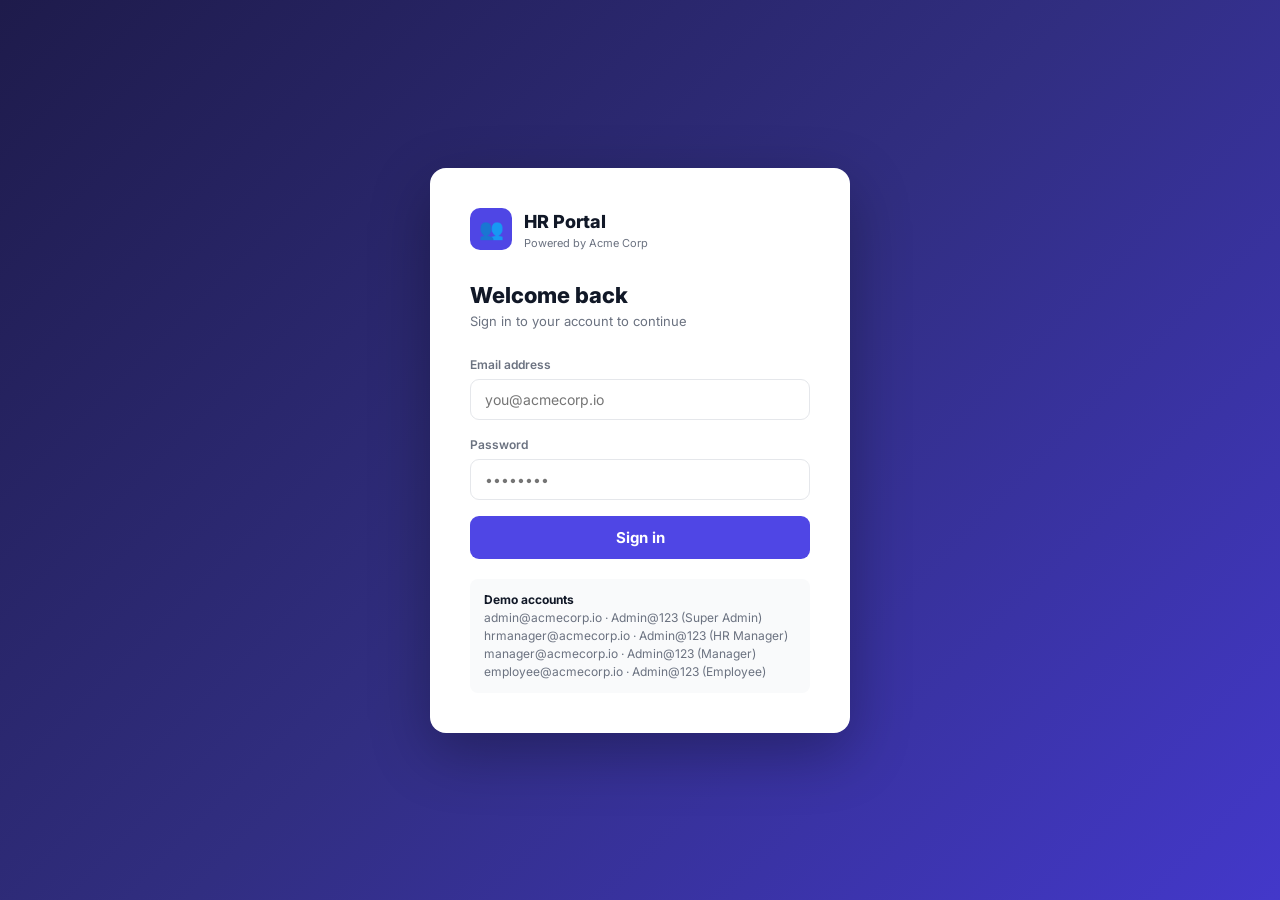
<file: frontend/index.html>
<!DOCTYPE html>
<html lang="en">
<head>
  <meta charset="UTF-8" />
  <meta name="viewport" content="width=device-width, initial-scale=1.0" />
  <title>HR Portal — Login</title>
  <link rel="preconnect" href="https://fonts.googleapis.com" />
  <link href="https://fonts.googleapis.com/css2?family=Inter:wght@400;500;600;700;800&display=swap" rel="stylesheet" />
  <link rel="stylesheet" href="css/style.css" />
</head>
<body>
<div class="login-page">
  <div class="login-card">
    <div class="login-logo">
      <div class="logo-icon">👥</div>
      <div>
        <div style="font-size:18px;font-weight:800;">HR Portal</div>
        <div style="font-size:11px;color:var(--text-muted);">Powered by Acme Corp</div>
      </div>
    </div>

    <h1 class="login-title">Welcome back</h1>
    <p class="login-sub">Sign in to your account to continue</p>

    <div id="login-error" class="login-error"></div>

    <form id="login-form" autocomplete="off">
      <label class="login-label" for="email">Email address</label>
      <input class="login-input" type="email" id="email" placeholder="you@acmecorp.io" required autocomplete="email" />

      <label class="login-label" for="password">Password</label>
      <input class="login-input" type="password" id="password" placeholder="••••••••" required autocomplete="current-password" />

      <button class="login-btn" type="submit" id="login-btn">
        <span id="btn-text">Sign in</span>
      </button>
    </form>

    <div class="demo-creds">
      <strong>Demo accounts</strong><br />
      admin@acmecorp.io · Admin@123 (Super Admin)<br />
      hrmanager@acmecorp.io · Admin@123 (HR Manager)<br />
      manager@acmecorp.io · Admin@123 (Manager)<br />
      employee@acmecorp.io · Admin@123 (Employee)
    </div>
  </div>
</div>

<script>
  const API = '/api';

  // Redirect if already logged in
  if (localStorage.getItem('hr_access_token')) {
    window.location.href = '/dashboard.html';
  }

  document.getElementById('login-form').addEventListener('submit', async (e) => {
    e.preventDefault();
    const errEl = document.getElementById('login-error');
    const btn   = document.getElementById('login-btn');
    const text  = document.getElementById('btn-text');
    errEl.style.display = 'none';
    btn.disabled = true;
    text.textContent = 'Signing in…';

    const email    = document.getElementById('email').value.trim();
    const password = document.getElementById('password').value;

    try {
      const res  = await fetch(`${API}/auth/login`, {
        method:  'POST',
        headers: { 'Content-Type': 'application/json' },
        body:    JSON.stringify({ email, password }),
      });
      const json = await res.json();
      if (!json.success) throw new Error(json.message);

      const { access_token, refresh_token, user, permissions } = json.data;
      localStorage.setItem('hr_access_token',  access_token);
      localStorage.setItem('hr_refresh_token', refresh_token);
      localStorage.setItem('hr_user',          JSON.stringify(user));
      localStorage.setItem('hr_permissions',   JSON.stringify(permissions));

      window.location.href = '/dashboard.html';
    } catch (err) {
      errEl.textContent    = err.message || 'Login failed. Please try again.';
      errEl.style.display  = 'block';
      btn.disabled = false;
      text.textContent = 'Sign in';
    }
  });
</script>
</body>
</html>
</file>
<file: frontend/css/style.css>
/* ── Design tokens ───────────────────────────────────────────────────────── */
:root {
  --primary:     #4f46e5;
  --primary-h:   #4338ca;
  --primary-lt:  #eef2ff;
  --accent:      #06b6d4;
  --success:     #10b981;
  --warning:     #f59e0b;
  --danger:      #ef4444;
  --text:        #111827;
  --text-muted:  #6b7280;
  --border:      #e5e7eb;
  --bg:          #f9fafb;
  --surface:     #ffffff;
  --sidebar-w:   240px;
  --topbar-h:    60px;
  --radius:      10px;
  --shadow:      0 1px 3px rgba(0,0,0,.08), 0 1px 2px rgba(0,0,0,.04);
  --shadow-md:   0 4px 12px rgba(0,0,0,.1);
}

/* ── Reset ───────────────────────────────────────────────────────────────── */
*, *::before, *::after { box-sizing: border-box; margin: 0; padding: 0; }
body { font-family: 'Inter', system-ui, sans-serif; background: var(--bg); color: var(--text); font-size: 14px; line-height: 1.5; }
a { color: inherit; text-decoration: none; }
button { cursor: pointer; font-family: inherit; }
input, select, textarea { font-family: inherit; }

/* ── App shell ───────────────────────────────────────────────────────────── */
.app-shell { display: flex; min-height: 100vh; }

/* ── Sidebar ─────────────────────────────────────────────────────────────── */
.sidebar {
  width: var(--sidebar-w);
  background: #1e1b4b;
  color: #c7d2fe;
  display: flex;
  flex-direction: column;
  position: fixed;
  top: 0; left: 0; bottom: 0;
  z-index: 100;
  overflow-y: auto;
}
.sidebar-logo {
  display: flex; align-items: center; gap: 10px;
  padding: 20px 18px;
  border-bottom: 1px solid rgba(255,255,255,.08);
}
.sidebar-logo .logo-icon {
  width: 32px; height: 32px; background: var(--primary);
  border-radius: 8px; display: grid; place-items: center; font-size: 16px; color: #fff;
}
.sidebar-logo .logo-text { font-size: 15px; font-weight: 700; color: #fff; }
.sidebar-logo .logo-sub  { font-size: 11px; color: #a5b4fc; }

.sidebar-nav { padding: 12px 0; flex: 1; }
.nav-section-label {
  font-size: 10px; font-weight: 600; text-transform: uppercase;
  letter-spacing: .08em; color: #6366f1; padding: 14px 18px 6px;
}
.nav-item {
  display: flex; align-items: center; gap: 10px;
  padding: 9px 18px; border-radius: 0;
  color: #c7d2fe; font-size: 13.5px; font-weight: 500;
  transition: background .15s, color .15s;
  cursor: pointer; border: none; background: none; width: 100%; text-align: left;
}
.nav-item:hover { background: rgba(255,255,255,.07); color: #fff; }
.nav-item.active { background: rgba(99,102,241,.25); color: #fff; border-right: 3px solid var(--primary); }
.nav-item svg { opacity: .75; flex-shrink: 0; }
.nav-item.active svg { opacity: 1; }

.sidebar-footer {
  padding: 12px;
  border-top: 1px solid rgba(255,255,255,.08);
}
.user-card {
  display: flex; align-items: center; gap: 10px;
  padding: 10px 8px; border-radius: 8px;
}
.user-avatar {
  width: 34px; height: 34px; border-radius: 50%;
  background: var(--primary); color: #fff;
  display: grid; place-items: center; font-size: 12px; font-weight: 700;
  flex-shrink: 0;
}
.user-info .user-name  { font-size: 13px; font-weight: 600; color: #fff; }
.user-info .user-role  { font-size: 11px; color: #a5b4fc; }
.btn-logout {
  margin-top: 6px; width: 100%;
  padding: 7px; border: 1px solid rgba(255,255,255,.12);
  border-radius: 7px; background: none; color: #c7d2fe;
  font-size: 12px; transition: background .15s;
}
.btn-logout:hover { background: rgba(255,255,255,.08); color: #fff; }

/* ── Topbar ───────────────────────────────────────────────────────────────── */
.topbar {
  position: fixed; top: 0; left: var(--sidebar-w); right: 0;
  height: var(--topbar-h); background: var(--surface);
  border-bottom: 1px solid var(--border);
  display: flex; align-items: center; justify-content: space-between;
  padding: 0 24px; z-index: 90;
}
.topbar-left { display: flex; align-items: center; gap: 12px; }
.page-title  { font-size: 18px; font-weight: 700; color: var(--text); }
.page-sub    { font-size: 12px; color: var(--text-muted); }
.topbar-right { display: flex; align-items: center; gap: 12px; }

/* ── Main content ────────────────────────────────────────────────────────── */
.main-content {
  margin-left: var(--sidebar-w);
  padding-top: var(--topbar-h);
  min-height: 100vh;
  background: var(--bg);
}
.page-body { padding: 24px; }

/* ── Stats cards ─────────────────────────────────────────────────────────── */
.stat-grid { display: grid; grid-template-columns: repeat(auto-fill, minmax(200px, 1fr)); gap: 16px; margin-bottom: 24px; }
.stat-card {
  background: var(--surface); border-radius: var(--radius);
  padding: 20px; box-shadow: var(--shadow);
  display: flex; align-items: flex-start; gap: 14px;
}
.stat-icon {
  width: 44px; height: 44px; border-radius: 10px;
  display: grid; place-items: center; flex-shrink: 0; font-size: 20px;
}
.stat-icon.blue   { background: #eff6ff; color: #3b82f6; }
.stat-icon.green  { background: #f0fdf4; color: var(--success); }
.stat-icon.yellow { background: #fffbeb; color: var(--warning); }
.stat-icon.purple { background: var(--primary-lt); color: var(--primary); }
.stat-icon.red    { background: #fef2f2; color: var(--danger); }
.stat-value { font-size: 26px; font-weight: 700; line-height: 1; }
.stat-label { font-size: 12px; color: var(--text-muted); margin-top: 2px; }

/* ── Table card ──────────────────────────────────────────────────────────── */
.card {
  background: var(--surface); border-radius: var(--radius);
  box-shadow: var(--shadow); overflow: hidden; margin-bottom: 24px;
}
.card-header {
  display: flex; align-items: center; justify-content: space-between;
  padding: 16px 20px; border-bottom: 1px solid var(--border);
}
.card-title { font-size: 15px; font-weight: 600; }
.card-actions { display: flex; gap: 10px; align-items: center; }

.search-box {
  display: flex; align-items: center; gap: 8px;
  border: 1px solid var(--border); border-radius: 8px; padding: 0 12px;
  background: var(--bg); height: 36px;
}
.search-box input { border: none; background: none; outline: none; font-size: 13px; width: 200px; }
.search-box svg { color: var(--text-muted); flex-shrink: 0; }

select.filter-select {
  height: 36px; padding: 0 10px; border: 1px solid var(--border);
  border-radius: 8px; background: var(--bg); color: var(--text);
  font-size: 13px; outline: none;
}

/* ── Data table ──────────────────────────────────────────────────────────── */
.data-table { width: 100%; border-collapse: collapse; }
.data-table th {
  text-align: left; padding: 10px 16px; font-size: 11px;
  font-weight: 600; text-transform: uppercase; letter-spacing: .04em;
  color: var(--text-muted); background: var(--bg);
  border-bottom: 1px solid var(--border);
}
.data-table td {
  padding: 12px 16px; font-size: 13.5px;
  border-bottom: 1px solid var(--border);
}
.data-table tbody tr:hover { background: #f8f9ff; }
.data-table tbody tr:last-child td { border-bottom: none; }

.avatar-cell { display: flex; align-items: center; gap: 10px; }
.table-avatar {
  width: 32px; height: 32px; border-radius: 50%;
  background: var(--primary-lt); color: var(--primary);
  display: grid; place-items: center; font-size: 11px; font-weight: 700; flex-shrink: 0;
}
.emp-name { font-weight: 600; }
.emp-id   { font-size: 11px; color: var(--text-muted); }

/* ── Badges ──────────────────────────────────────────────────────────────── */
.badge {
  display: inline-flex; align-items: center; gap: 4px;
  padding: 2px 9px; border-radius: 20px; font-size: 11.5px; font-weight: 600;
}
.badge-active   { background: #dcfce7; color: #166534; }
.badge-inactive { background: #f3f4f6; color: #4b5563; }
.badge-leave    { background: #fef9c3; color: #854d0e; }
.badge-ft       { background: #eff6ff; color: #1d4ed8; }
.badge-pt       { background: #fdf4ff; color: #7e22ce; }
.badge-contract { background: #fff7ed; color: #9a3412; }
.badge-intern   { background: #ecfdf5; color: #065f46; }

/* ── Buttons ─────────────────────────────────────────────────────────────── */
.btn {
  display: inline-flex; align-items: center; gap: 6px;
  padding: 8px 16px; border-radius: 8px; font-size: 13px; font-weight: 600;
  border: none; transition: background .15s, transform .1s;
}
.btn:active { transform: scale(.97); }
.btn-primary  { background: var(--primary); color: #fff; }
.btn-primary:hover { background: var(--primary-h); }
.btn-danger   { background: var(--danger); color: #fff; }
.btn-danger:hover { background: #dc2626; }
.btn-ghost    { background: transparent; border: 1px solid var(--border); color: var(--text); }
.btn-ghost:hover { background: var(--bg); }
.btn-icon     { padding: 7px; border-radius: 7px; background: var(--bg); border: 1px solid var(--border); color: var(--text-muted); }
.btn-icon:hover { color: var(--primary); border-color: var(--primary); background: var(--primary-lt); }
.btn-sm { padding: 5px 12px; font-size: 12px; }

/* ── Modal ───────────────────────────────────────────────────────────────── */
.modal-backdrop {
  position: fixed; inset: 0; background: rgba(0,0,0,.45);
  display: none; align-items: center; justify-content: center; z-index: 200;
}
.modal-backdrop.open { display: flex; }
.modal {
  background: var(--surface); border-radius: 14px;
  width: 100%; max-width: 580px; max-height: 90vh;
  overflow-y: auto; box-shadow: var(--shadow-md);
  animation: slideUp .2s ease;
}
.modal-lg { max-width: 760px; }
@keyframes slideUp { from { transform: translateY(20px); opacity: 0; } to { transform: translateY(0); opacity: 1; } }
.modal-header {
  display: flex; align-items: center; justify-content: space-between;
  padding: 18px 22px; border-bottom: 1px solid var(--border);
}
.modal-title { font-size: 16px; font-weight: 700; }
.modal-close { background: none; border: none; font-size: 20px; color: var(--text-muted); line-height: 1; }
.modal-body  { padding: 22px; }
.modal-footer {
  display: flex; justify-content: flex-end; gap: 10px;
  padding: 16px 22px; border-top: 1px solid var(--border);
}

/* ── Form elements ───────────────────────────────────────────────────────── */
.form-grid { display: grid; grid-template-columns: 1fr 1fr; gap: 16px; }
.form-grid.col-3 { grid-template-columns: 1fr 1fr 1fr; }
.form-group { display: flex; flex-direction: column; gap: 5px; }
.form-group.full { grid-column: 1 / -1; }
.form-label { font-size: 12px; font-weight: 600; color: var(--text-muted); }
.form-control {
  padding: 9px 12px; border: 1.5px solid var(--border); border-radius: 8px;
  font-size: 13.5px; outline: none; transition: border-color .15s;
  background: var(--surface);
}
.form-control:focus { border-color: var(--primary); box-shadow: 0 0 0 3px rgba(79,70,229,.1); }
.form-hint { font-size: 11px; color: var(--text-muted); }
.form-error { font-size: 11px; color: var(--danger); }

/* ── Employee profile ────────────────────────────────────────────────────── */
.profile-header {
  background: linear-gradient(135deg, #1e1b4b, #312e81);
  border-radius: var(--radius); padding: 30px; color: #fff;
  display: flex; align-items: center; gap: 22px; margin-bottom: 20px;
}
.profile-avatar {
  width: 80px; height: 80px; border-radius: 50%;
  background: rgba(255,255,255,.15); color: #fff;
  display: grid; place-items: center; font-size: 28px; font-weight: 700;
  flex-shrink: 0;
}
.profile-name       { font-size: 22px; font-weight: 700; }
.profile-sub        { font-size: 13px; color: rgba(255,255,255,.7); margin-top: 2px; }
.profile-badges     { display: flex; gap: 8px; margin-top: 10px; flex-wrap: wrap; }
.profile-badge {
  padding: 3px 12px; border-radius: 20px; font-size: 12px; font-weight: 600;
  background: rgba(255,255,255,.15); color: #fff;
}

.info-grid { display: grid; grid-template-columns: 1fr 1fr; gap: 16px; }
.info-card { background: var(--surface); border-radius: var(--radius); box-shadow: var(--shadow); overflow: hidden; }
.info-card-header {
  padding: 12px 18px; background: var(--bg);
  border-bottom: 1px solid var(--border);
  font-size: 12px; font-weight: 700; text-transform: uppercase;
  letter-spacing: .05em; color: var(--text-muted);
}
.info-card-body { padding: 16px 18px; }
.info-row { display: flex; justify-content: space-between; align-items: flex-start; padding: 7px 0; border-bottom: 1px solid var(--border); gap: 12px; }
.info-row:last-child { border-bottom: none; }
.info-label { font-size: 12px; color: var(--text-muted); flex-shrink: 0; }
.info-value { font-size: 13px; font-weight: 500; text-align: right; word-break: break-word; }

.skill-tags { display: flex; flex-wrap: wrap; gap: 6px; }
.skill-tag {
  padding: 3px 10px; background: var(--primary-lt); color: var(--primary);
  border-radius: 20px; font-size: 12px; font-weight: 500;
}

/* ── Toast ───────────────────────────────────────────────────────────────── */
#toast-container { position: fixed; bottom: 24px; right: 24px; display: flex; flex-direction: column; gap: 8px; z-index: 999; }
.toast {
  padding: 12px 18px; border-radius: 10px; font-size: 13.5px; font-weight: 500;
  box-shadow: var(--shadow-md); display: flex; align-items: center; gap: 10px;
  animation: fadeIn .25s ease; min-width: 260px;
}
.toast-success { background: #052e16; color: #bbf7d0; border-left: 4px solid var(--success); }
.toast-error   { background: #450a0a; color: #fecaca; border-left: 4px solid var(--danger); }
.toast-info    { background: #1e1b4b; color: #c7d2fe; border-left: 4px solid var(--primary); }
@keyframes fadeIn { from { opacity: 0; transform: translateX(20px); } to { opacity: 1; transform: translateX(0); } }

/* ── Loading ─────────────────────────────────────────────────────────────── */
.spinner { width: 24px; height: 24px; border: 3px solid var(--border); border-top-color: var(--primary); border-radius: 50%; animation: spin .6s linear infinite; }
@keyframes spin { to { transform: rotate(360deg); } }
.loading-overlay { display: flex; align-items: center; justify-content: center; padding: 48px; flex-direction: column; gap: 12px; color: var(--text-muted); }

/* ── Empty state ─────────────────────────────────────────────────────────── */
.empty-state { text-align: center; padding: 48px 24px; color: var(--text-muted); }
.empty-icon  { font-size: 40px; margin-bottom: 12px; opacity: .5; }
.empty-text  { font-size: 14px; }

/* ── Permission badge ────────────────────────────────────────────────────── */
.perm-cell { display: flex; gap: 4px; flex-wrap: wrap; }
.perm-dot {
  width: 20px; height: 20px; border-radius: 4px; font-size: 9px; font-weight: 700;
  display: grid; place-items: center;
}
.perm-dot.on  { background: #dcfce7; color: #166534; }
.perm-dot.off { background: #f3f4f6; color: #9ca3af; }

/* ── Responsive ──────────────────────────────────────────────────────────── */
@media (max-width: 768px) {
  .sidebar { transform: translateX(-100%); transition: transform .25s; }
  .sidebar.open { transform: translateX(0); }
  .main-content { margin-left: 0; }
  .topbar { left: 0; }
  .form-grid { grid-template-columns: 1fr; }
  .info-grid { grid-template-columns: 1fr; }
  .stat-grid { grid-template-columns: 1fr 1fr; }
}

/* ── Login page ──────────────────────────────────────────────────────────── */
.login-page {
  min-height: 100vh; display: flex; align-items: center; justify-content: center;
  background: linear-gradient(135deg, #1e1b4b 0%, #312e81 50%, #4338ca 100%);
}
.login-card {
  background: var(--surface); border-radius: 16px; padding: 40px;
  width: 100%; max-width: 420px; box-shadow: 0 20px 60px rgba(0,0,0,.3);
}
.login-logo { display: flex; align-items: center; gap: 12px; margin-bottom: 28px; }
.login-logo .logo-icon { width: 42px; height: 42px; background: var(--primary); border-radius: 10px; display: grid; place-items: center; font-size: 20px; color: #fff; }
.login-title { font-size: 22px; font-weight: 800; }
.login-sub   { font-size: 13px; color: var(--text-muted); margin-bottom: 24px; }
.login-label { font-size: 12px; font-weight: 600; color: var(--text-muted); margin-bottom: 5px; display: block; }
.login-input {
  width: 100%; padding: 11px 14px; border: 1.5px solid var(--border);
  border-radius: 9px; font-size: 14px; outline: none; margin-bottom: 16px;
  transition: border-color .15s;
}
.login-input:focus { border-color: var(--primary); box-shadow: 0 0 0 3px rgba(79,70,229,.1); }
.login-btn {
  width: 100%; padding: 12px; background: var(--primary); color: #fff;
  border: none; border-radius: 9px; font-size: 15px; font-weight: 700;
  cursor: pointer; transition: background .15s;
}
.login-btn:hover { background: var(--primary-h); }
.login-error { background: #fef2f2; border: 1px solid #fecaca; color: #991b1b; border-radius: 8px; padding: 10px 14px; font-size: 13px; margin-bottom: 14px; display: none; }
.demo-creds { margin-top: 20px; background: var(--bg); border-radius: 8px; padding: 12px 14px; font-size: 12px; color: var(--text-muted); }
.demo-creds strong { color: var(--text); }
</file>
